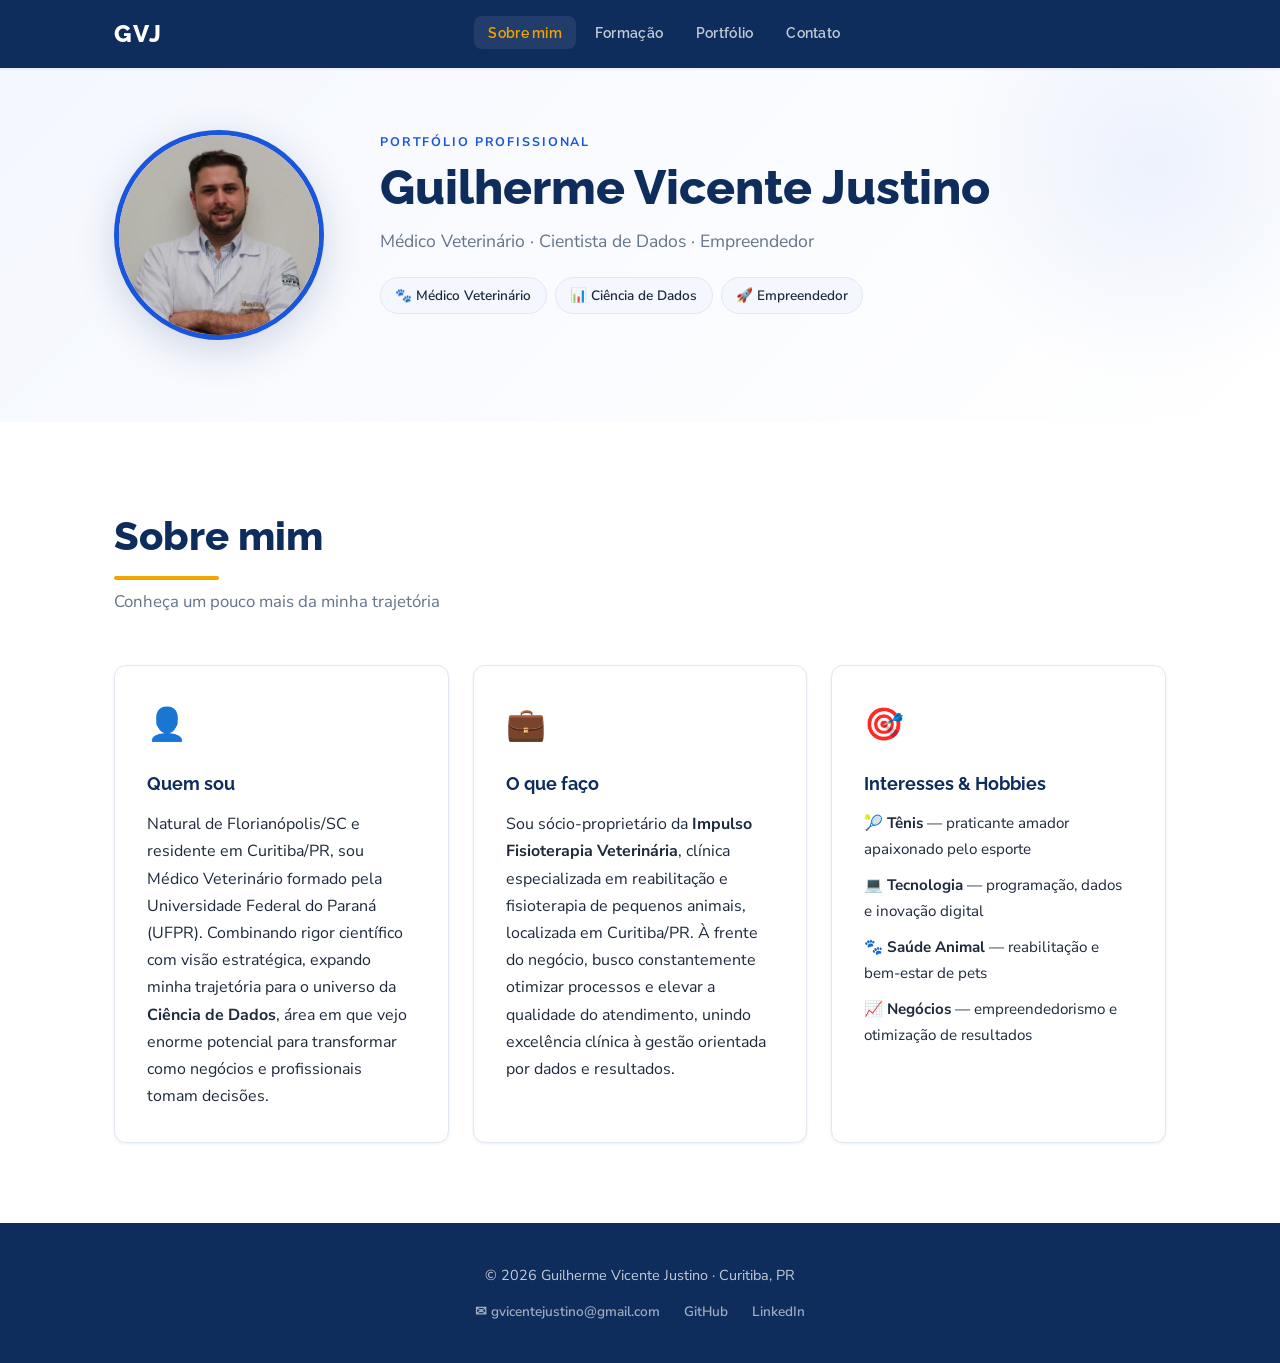
<file: index.html>
<!DOCTYPE html>
<html lang="pt-BR" data-theme="light">
<!--
  ================================================================
  PORTFÓLIO PESSOAL - Guilherme Vicente Justino
  Disciplina: Fundamentos da Programação Web - UNINTER
  RU: 5469817
  Arquivo: index.html (Sobre mim - página inicial)
  ================================================================
-->
<head>
  <meta charset="UTF-8" />
  <meta name="viewport" content="width=device-width, initial-scale=1.0" />
  <meta name="description" content="Portfólio de Guilherme Vicente Justino — Médico Veterinário, Cientista de Dados e Empreendedor em Curitiba, PR." />
  <title>Guilherme Vicente Justino | Sobre mim</title>

  <link rel="preconnect" href="https://fonts.googleapis.com" />
  <link rel="preconnect" href="https://fonts.gstatic.com" crossorigin />
  <link href="https://fonts.googleapis.com/css2?family=Raleway:wght@400;600;700;800;900&family=Nunito+Sans:ital,wght@0,300;0,400;0,600;0,700;1,400&display=swap" rel="stylesheet" />

  <link rel="stylesheet" href="css/style.css" />
</head>
<body>

  <!-- CABEÇALHO -->
  <header class="navbar" id="navbar" role="banner">
    <div class="nav-container">

      <!-- Logo  -->
      <a href="index.html" class="nav-logo" aria-label="Página inicial">GVJ</a>

      <!-- Menu principal de navegação entre páginas -->
      <ul class="nav-menu" id="navMenu" role="list">
        <li><a href="index.html"     class="nav-link active">Sobre mim</a></li>
        <li><a href="formacao.html"  class="nav-link">Formação</a></li>
        <li><a href="portfolio.html" class="nav-link">Portfólio</a></li>
        <li><a href="contato.html"   class="nav-link">Contato</a></li>
      </ul>

      <div class="nav-actions">
        <button class="hamburger" id="hamburger"
                aria-label="Abrir menu de navegação"
                aria-expanded="false"
                aria-controls="navMenu">
          <span></span>
          <span></span>
          <span></span>
        </button>
      </div>

    </div>
  </header>

  <div class="scroll-progress" id="scrollProgress" aria-hidden="true"></div>

  <section class="hero" aria-label="Apresentação pessoal">
    <div class="container">
      <div class="hero-content fade-in">

        <!-- Foto de perfil profissional -->
        <div class="hero-photo-wrapper">
          <img
            src="images/profile.jpg"
            alt="Foto de perfil de Guilherme Vicente Justino"
            class="hero-photo"
            width="210"
            height="210"
          />
        </div>

        <!-- Texto de apresentação -->
        <div class="hero-text">
          <span class="hero-eyebrow">Portfólio Profissional</span>

          <h1 class="hero-name">Guilherme Vicente Justino</h1>

          <!-- Tagline -->
          <p class="hero-tagline">Médico Veterinário · Cientista de Dados · Empreendedor</p>

          <div class="hero-badges" aria-label="Áreas de atuação">
            <span class="badge">🐾 Médico Veterinário</span>
            <span class="badge">📊 Ciência de Dados</span>
            <span class="badge">🚀 Empreendedor</span>
          </div>
        </div>

      </div>
    </div>
  </section>

  <!-- SEÇÃO SOBRE MIM  -->
  <main>
    <section class="section" id="sobre" aria-labelledby="titulo-sobre">
      <div class="container">

        <h2 class="section-title fade-in" id="titulo-sobre">Sobre mim</h2>
        <p class="section-subtitle fade-in">Conheça um pouco mais da minha trajetória</p>

        <!-- Grade de três cards informativos -->
        <div class="about-grid">

          <!-- Card 1: Quem sou -->
          <article class="card fade-in" aria-label="Apresentação pessoal">
            <div class="card-icon" aria-hidden="true">👤</div>
            <h3>Quem sou</h3>
            <p>
              Natural de Florianópolis/SC e residente em Curitiba/PR, sou Médico Veterinário
              formado pela Universidade Federal do Paraná (UFPR). Combinando rigor científico
              com visão estratégica, expando minha trajetória para o universo da
              <strong>Ciência de Dados</strong>, área em que vejo enorme potencial para
              transformar como negócios e profissionais tomam decisões.
            </p>
          </article>

          <!-- Card 2: O que faço -->
          <article class="card fade-in" aria-label="Atividade profissional atual">
            <div class="card-icon" aria-hidden="true">💼</div>
            <h3>O que faço</h3>
            <p>
              Sou sócio-proprietário da <strong>Impulso Fisioterapia Veterinária</strong>,
              clínica especializada em reabilitação e fisioterapia de pequenos animais,
              localizada em Curitiba/PR. À frente do negócio, busco constantemente
              otimizar processos e elevar a qualidade do atendimento, unindo excelência
              clínica à gestão orientada por dados e resultados.
            </p>
          </article>

          <!-- Card 3: Interesses e hobbies -->
          <article class="card fade-in" aria-label="Interesses e hobbies">
            <div class="card-icon" aria-hidden="true">🎯</div>
            <h3>Interesses & Hobbies</h3>
            <ul class="hobbies-list">
              <li>🎾 <strong>Tênis</strong> — praticante amador apaixonado pelo esporte</li>
              <li>💻 <strong>Tecnologia</strong> — programação, dados e inovação digital</li>
              <li>🐾 <strong>Saúde Animal</strong> — reabilitação e bem-estar de pets</li>
              <li>📈 <strong>Negócios</strong> — empreendedorismo e otimização de resultados</li>
            </ul>
          </article>

        </div>
      </div>
    </section>
  </main>

  <!-- RODAPÉ -->
  <footer class="footer" role="contentinfo">
    <div class="container">
      <!-- Ano atualizado automaticamente pelo JavaScript -->
      <p>© <span id="anoAtual"></span> Guilherme Vicente Justino · Curitiba, PR</p>
      <nav class="footer-links" aria-label="Links de contato">
        <a href="mailto:gvicentejustino@gmail.com"
           aria-label="Enviar e-mail">✉ gvicentejustino@gmail.com</a>
        <a href="https://github.com/guilherme-v-justino"
           target="_blank" rel="noopener noreferrer"
           aria-label="Perfil no GitHub">GitHub</a>
        <a href="https://www.linkedin.com/in/guilherme-vicente-justino-6b0780124"
           target="_blank" rel="noopener noreferrer"
           aria-label="Perfil no LinkedIn">LinkedIn</a>
      </nav>
    </div>
  </footer>

  <script src="js/script.js"></script>

</body>
</html>
</file>
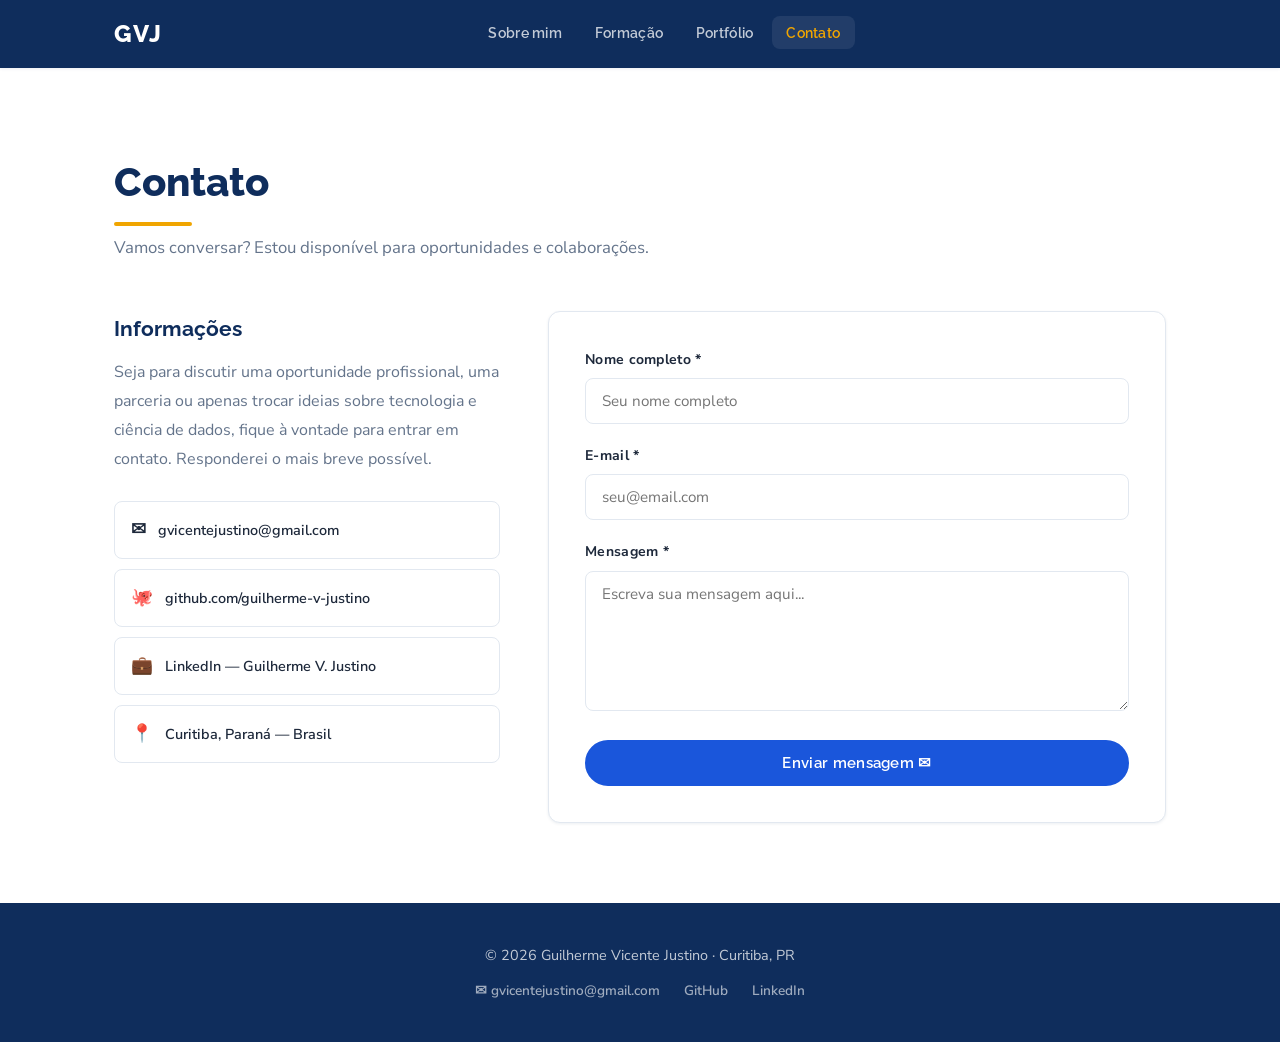
<file: contato.html>
<!DOCTYPE html>
<html lang="pt-BR" data-theme="light">
<!--
  ================================================================
  PORTFÓLIO PESSOAL - Guilherme Vicente Justino
  Disciplina: Fundamentos da Programação Web - UNINTER
  RU: 5469817
  Arquivo: contato.html (Formulário de contato com validação JS)
  ================================================================
-->
<head>
  <meta charset="UTF-8" />
  <meta name="viewport" content="width=device-width, initial-scale=1.0" />
  <meta name="description" content="Entre em contato com Guilherme Vicente Justino — formulário de contato com validação em JavaScript." />
  <title>Guilherme Vicente Justino | Contato</title>

  <!-- Encontrei fontes pelo Google Fonts-->
  <link rel="preconnect" href="https://fonts.googleapis.com" />
  <link rel="preconnect" href="https://fonts.gstatic.com" crossorigin />
  <link href="https://fonts.googleapis.com/css2?family=Raleway:wght@400;600;700;800;900&family=Nunito+Sans:ital,wght@0,300;0,400;0,600;0,700;1,400&display=swap" rel="stylesheet" />

  <link rel="stylesheet" href="css/style.css" />
</head>
<body>

  <header class="navbar" id="navbar" role="banner">
    <div class="nav-container">

      <a href="index.html" class="nav-logo" aria-label="Página inicial">GVJ</a>

      <ul class="nav-menu" id="navMenu" role="list">
        <li><a href="index.html"     class="nav-link">Sobre mim</a></li>
        <li><a href="formacao.html"  class="nav-link">Formação</a></li>
        <li><a href="portfolio.html" class="nav-link">Portfólio</a></li>
        <li><a href="contato.html"   class="nav-link active">Contato</a></li>
      </ul>

      <div class="nav-actions">
        <button class="hamburger" id="hamburger"
                aria-label="Abrir menu de navegação"
                aria-expanded="false"
                aria-controls="navMenu">
          <span></span>
          <span></span>
          <span></span>
        </button>
      </div>

    </div>
  </header>

  <div class="scroll-progress" id="scrollProgress" aria-hidden="true"></div>

  <!-- ==============================================================
    CONTEÚDO PRINCIPAL
  ============================================================== -->
  <main style="padding-top: 68px;">

    <section class="section" aria-labelledby="titulo-contato">
      <div class="container">

        <h2 class="section-title fade-in" id="titulo-contato">Contato</h2>
        <p class="section-subtitle fade-in">
          Vamos conversar? Estou disponível para oportunidades e colaborações.
        </p>

        <!-- Layout de duas colunas: info à esquerda, formulário à direita -->
        <div class="contact-grid fade-in">

          <!-- ── Coluna esquerda: informações e links rápidos ── -->
          <aside class="contact-info" aria-label="Informações de contato">
            <h3>Informações</h3>
            <p>
              Seja para discutir uma oportunidade profissional, uma parceria ou
              apenas trocar ideias sobre tecnologia e ciência de dados, fique
              à vontade para entrar em contato. Responderei o mais breve possível.
            </p>

            <!-- Links diretos de contato -->
            <div class="contact-links" role="list">

              <a href="mailto:gvicentejustino@gmail.com"
                 class="contact-link-item"
                 role="listitem"
                 aria-label="Enviar e-mail para gvicentejustino@gmail.com">
                <span class="link-icon" aria-hidden="true">✉</span>
                gvicentejustino@gmail.com
              </a>

              <a href="https://github.com/guilherme-v-justino"
                 class="contact-link-item"
                 target="_blank"
                 rel="noopener noreferrer"
                 role="listitem"
                 aria-label="Acessar perfil no GitHub (abre em nova aba)">
                <span class="link-icon" aria-hidden="true">🐙</span>
                github.com/guilherme-v-justino
              </a>

              <a href="https://www.linkedin.com/in/guilherme-vicente-justino-6b0780124"
                 class="contact-link-item"
                 target="_blank"
                 rel="noopener noreferrer"
                 role="listitem"
                 aria-label="Acessar perfil no LinkedIn (abre em nova aba)">
                <span class="link-icon" aria-hidden="true">💼</span>
                LinkedIn — Guilherme V. Justino
              </a>

              <a href="https://maps.google.com/?q=Curitiba,PR"
                 class="contact-link-item"
                 target="_blank"
                 rel="noopener noreferrer"
                 role="listitem"
                 aria-label="Localização: Curitiba, Paraná">
                <span class="link-icon" aria-hidden="true">📍</span>
                Curitiba, Paraná — Brasil
              </a>

            </div>
          </aside>

          <!-- ── Coluna direita: formulário de contato ─────── -->
          <!--
            IMPORTANTE: Todo o comportamento do formulário (validação,
            envio simulado e modal de confirmação) é controlado
            pelo JavaScript em js/script.js — sem backend real.
          -->
          <div class="contact-form" role="region" aria-label="Formulário de contato">
            <form id="contactForm" novalidate aria-label="Enviar mensagem">

              <!-- Campo: Nome completo -->
              <div class="form-group">
                <label for="nome">Nome completo *</label>
                <input
                  type="text"
                  id="nome"
                  name="nome"
                  class="form-control"
                  placeholder="Seu nome completo"
                  autocomplete="name"
                  required
                  aria-required="true"
                  aria-describedby="nomeError"
                />
                <!-- Mensagem de erro: exibida/ocultada pelo JavaScript -->
                <span class="error-msg" id="nomeError" role="alert" aria-live="polite"></span>
              </div>

              <!-- Campo: E-mail -->
              <div class="form-group">
                <label for="email">E-mail *</label>
                <input
                  type="email"
                  id="email"
                  name="email"
                  class="form-control"
                  placeholder="seu@email.com"
                  autocomplete="email"
                  required
                  aria-required="true"
                  aria-describedby="emailError"
                />
                <!-- Mensagem de erro: validação de formato feita pelo JavaScript -->
                <span class="error-msg" id="emailError" role="alert" aria-live="polite"></span>
              </div>

              <!-- Campo: Mensagem -->
              <div class="form-group">
                <label for="mensagem">Mensagem *</label>
                <textarea
                  id="mensagem"
                  name="mensagem"
                  class="form-control"
                  placeholder="Escreva sua mensagem aqui..."
                  rows="5"
                  required
                  aria-required="true"
                  aria-describedby="mensagemError"
                ></textarea>
                <!-- Mensagem de erro: exibida/ocultada pelo JavaScript -->
                <span class="error-msg" id="mensagemError" role="alert" aria-live="polite"></span>
              </div>

              <!-- Botão de envio -->
              <button type="submit" class="btn btn-primary" style="width: 100%;">
                Enviar mensagem ✉
              </button>

            </form>
          </div><!-- /contact-form -->

        </div><!-- /contact-grid -->

      </div>
    </section>

  </main>

  <!-- CONFIRMAÇÃO DE ENVIO -->
  <div class="modal-overlay" id="modalSuccess"
       role="dialog"
       aria-modal="true"
       aria-labelledby="modalTitle"
       aria-describedby="modalText">

    <div class="modal-box">
      <!-- Ícone de sucesso -->
      <div class="modal-icon" aria-hidden="true">✅</div>

      <h3 class="modal-title" id="modalTitle">Mensagem enviada!</h3>

      <p class="modal-text" id="modalText">
        Obrigado pelo contato, <strong>sua mensagem foi recebida com sucesso!</strong><br>
        Retornarei assim que possível.
      </p>

      <!-- Botão para fechar -->
      <button class="btn btn-primary"
              id="modalClose"
              aria-label="Fechar janela de confirmação">
        Fechar
      </button>
    </div>

  </div>

  <!-- RODAPÉ -->
  <footer class="footer" role="contentinfo">
    <div class="container">
      <p>© <span id="anoAtual"></span> Guilherme Vicente Justino · Curitiba, PR</p>
      <nav class="footer-links" aria-label="Links de contato">
        <a href="mailto:gvicentejustino@gmail.com"
           aria-label="Enviar e-mail">✉ gvicentejustino@gmail.com</a>
        <a href="https://github.com/guilherme-v-justino"
           target="_blank" rel="noopener noreferrer"
           aria-label="Perfil no GitHub">GitHub</a>
        <a href="https://www.linkedin.com/in/guilherme-vicente-justino-6b0780124"
           target="_blank" rel="noopener noreferrer"
           aria-label="Perfil no LinkedIn">LinkedIn</a>
      </nav>
    </div>
  </footer>

  <script src="js/script.js"></script>

</body>
</html>
</file>
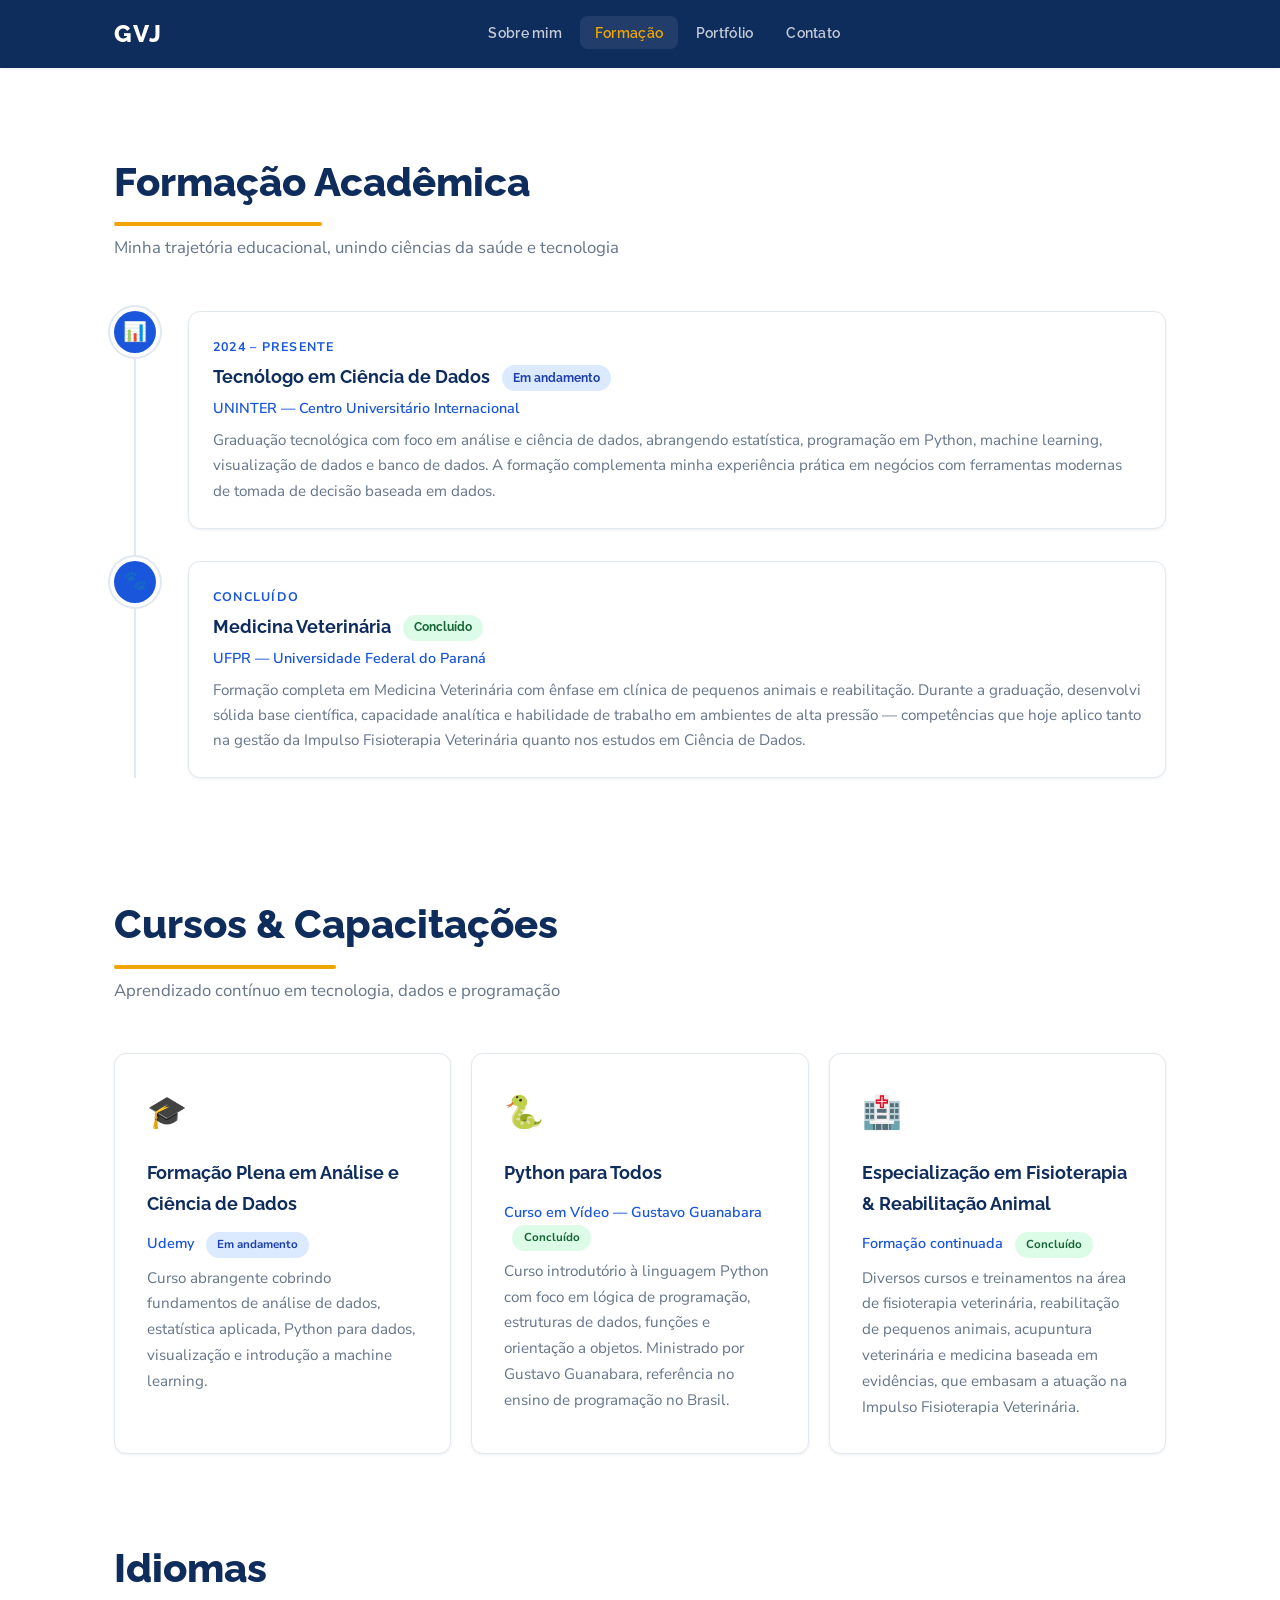
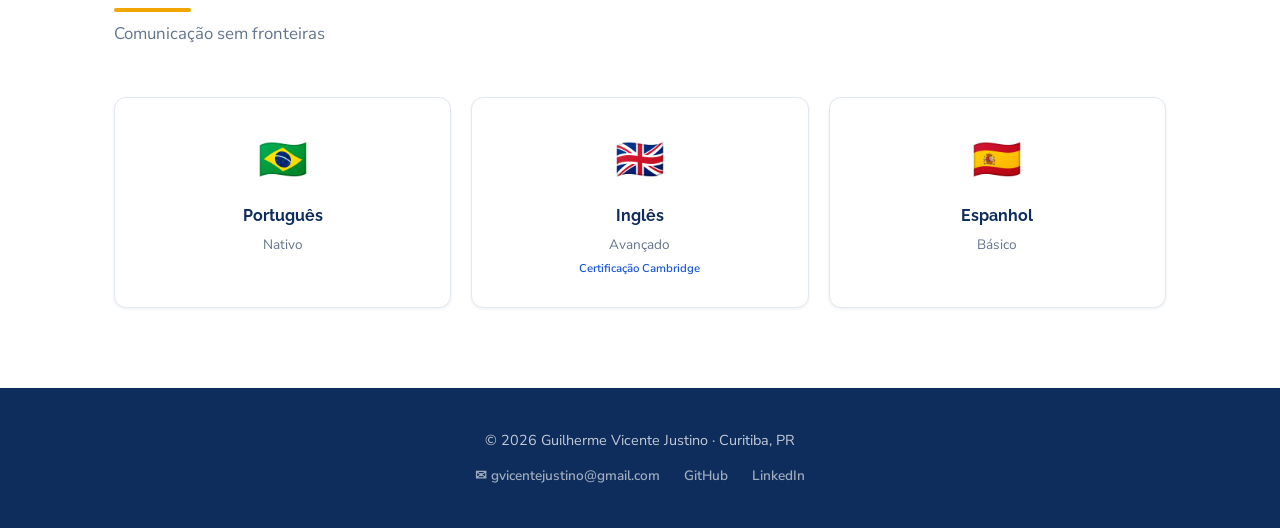
<file: formacao.html>
<!DOCTYPE html>
<html lang="pt-BR" data-theme="light">
<!--
  ================================================================
  PORTFÓLIO PESSOAL - Guilherme Vicente Justino
  Disciplina: Fundamentos da Programação Web - UNINTER
  RU: 5469817
  Arquivo: formacao.html (Formação acadêmica e cursos)
  ================================================================
-->
<head>
  <meta charset="UTF-8" />
  <meta name="viewport" content="width=device-width, initial-scale=1.0" />
  <meta name="description" content="Formação acadêmica e cursos de Guilherme Vicente Justino — Medicina Veterinária (UFPR) e Ciência de Dados (UNINTER)." />
  <title>Guilherme Vicente Justino | Formação</title>


  <link rel="preconnect" href="https://fonts.googleapis.com" />
  <link rel="preconnect" href="https://fonts.gstatic.com" crossorigin />
  <link href="https://fonts.googleapis.com/css2?family=Raleway:wght@400;600;700;800;900&family=Nunito+Sans:ital,wght@0,300;0,400;0,600;0,700;1,400&display=swap" rel="stylesheet" />

  <link rel="stylesheet" href="css/style.css" />
</head>
<body>

  <header class="navbar" id="navbar" role="banner">
    <div class="nav-container">

      <a href="index.html" class="nav-logo" aria-label="Página inicial">GVJ</a>

      <ul class="nav-menu" id="navMenu" role="list">
        <li><a href="index.html"     class="nav-link">Sobre mim</a></li>
        <li><a href="formacao.html"  class="nav-link active">Formação</a></li>
        <li><a href="portfolio.html" class="nav-link">Portfólio</a></li>
        <li><a href="contato.html"   class="nav-link">Contato</a></li>
      </ul>

      <div class="nav-actions">
        <button class="hamburger" id="hamburger"
                aria-label="Abrir menu de navegação"
                aria-expanded="false"
                aria-controls="navMenu">
          <span></span>
          <span></span>
          <span></span>
        </button>
      </div>

    </div>
  </header>

  <div class="scroll-progress" id="scrollProgress" aria-hidden="true"></div>

  <!-- CONTEÚDO PRINCIPAL -->
  <main style="padding-top: 68px;">

    <!-- ── Formação Acadêmica ─────────────────────────────────── -->
    <section class="section" aria-labelledby="titulo-academico">
      <div class="container">

        <h2 class="section-title fade-in" id="titulo-academico">Formação Acadêmica</h2>
        <p class="section-subtitle fade-in">
          Minha trajetória educacional, unindo ciências da saúde e tecnologia
        </p>

        <!-- Timeline vertical de formação -->
        <div class="timeline" role="list">

          <!-- Item 1: Ciência de Dados (mais recente) -->
          <div class="timeline-item fade-in" role="listitem">
            <div class="timeline-dot" aria-hidden="true">📊</div>
            <div class="timeline-content">
              <p class="timeline-period">2024 – Presente</p>
              <h3 class="timeline-title">
                Tecnólogo em Ciência de Dados
                <span class="tag tag-progress">Em andamento</span>
              </h3>
              <p class="timeline-institution">UNINTER — Centro Universitário Internacional</p>
              <p class="timeline-description">
                Graduação tecnológica com foco em análise e ciência de dados, abrangendo
                estatística, programação em Python, machine learning, visualização de dados
                e banco de dados. A formação complementa minha experiência prática em
                negócios com ferramentas modernas de tomada de decisão baseada em dados.
              </p>
            </div>
          </div>

          <!-- Item 2: Medicina Veterinária -->
          <div class="timeline-item fade-in" role="listitem">
            <div class="timeline-dot" aria-hidden="true">🐾</div>
            <div class="timeline-content">
              <p class="timeline-period">Concluído</p>
              <h3 class="timeline-title">
                Medicina Veterinária
                <span class="tag tag-done">Concluído</span>
              </h3>
              <p class="timeline-institution">UFPR — Universidade Federal do Paraná</p>
              <p class="timeline-description">
                Formação completa em Medicina Veterinária com ênfase em clínica de pequenos
                animais e reabilitação. Durante a graduação, desenvolvi sólida base científica,
                capacidade analítica e habilidade de trabalho em ambientes de alta pressão —
                competências que hoje aplico tanto na gestão da Impulso Fisioterapia
                Veterinária quanto nos estudos em Ciência de Dados.
              </p>
            </div>
          </div>

        </div>
      </div>
    </section>

    <!-- Cursos e Capacitações -->
    <section class="section" style="padding-top: 0;" aria-labelledby="titulo-cursos">
      <div class="container">

        <h2 class="section-title fade-in" id="titulo-cursos">Cursos & Capacitações</h2>
        <p class="section-subtitle fade-in">
          Aprendizado contínuo em tecnologia, dados e programação
        </p>

        <!-- Grade de cards de cursos -->
        <div class="courses-grid">

          <!-- Curso 1: Udemy - Análise e Ciência de Dados -->
          <article class="card fade-in" aria-label="Curso de Análise e Ciência de Dados">
            <div class="card-icon" aria-hidden="true">🎓</div>
            <h3>Formação Plena em Análise e Ciência de Dados</h3>
            <p style="color: var(--color-secondary); font-weight: 600; font-size: 0.9rem; margin-bottom: 0.5rem;">
              Udemy <span class="tag tag-progress">Em andamento</span>
            </p>
            <p style="color: var(--color-muted); font-size: 0.95rem;">
              Curso abrangente cobrindo fundamentos de análise de dados, estatística aplicada,
              Python para dados, visualização e introdução a machine learning.
            </p>
          </article>

          <!-- Curso 2: Python - Gustavo Guanabara -->
          <article class="card fade-in" aria-label="Curso de Python do Gustavo Guanabara">
            <div class="card-icon" aria-hidden="true">🐍</div>
            <h3>Python para Todos</h3>
            <p style="color: var(--color-secondary); font-weight: 600; font-size: 0.9rem; margin-bottom: 0.5rem;">
              Curso em Vídeo — Gustavo Guanabara <span class="tag tag-done">Concluído</span>
            </p>
            <p style="color: var(--color-muted); font-size: 0.95rem;">
              Curso introdutório à linguagem Python com foco em lógica de programação,
              estruturas de dados, funções e orientação a objetos.
              Ministrado por Gustavo Guanabara, referência no ensino de programação no Brasil.
            </p>
          </article>

          <!-- Curso 3: Medicina Veterinária -->
          <article class="card fade-in" aria-label="Cursos na área de Medicina Veterinária">
            <div class="card-icon" aria-hidden="true">🏥</div>
            <h3>Especialização em Fisioterapia & Reabilitação Animal</h3>
            <p style="color: var(--color-secondary); font-weight: 600; font-size: 0.9rem; margin-bottom: 0.5rem;">
              Formação continuada <span class="tag tag-done">Concluído</span>
            </p>
            <p style="color: var(--color-muted); font-size: 0.95rem;">
              Diversos cursos e treinamentos na área de fisioterapia veterinária, reabilitação
              de pequenos animais, acupuntura veterinária e medicina baseada em evidências,
              que embasam a atuação na Impulso Fisioterapia Veterinária.
            </p>
          </article>

        </div>
      </div>
    </section>

    <!-- ── Idiomas ─────────────────────────────────────────────── -->
    <section class="section" style="padding-top: 0;" aria-labelledby="titulo-idiomas">
      <div class="container">

        <h2 class="section-title fade-in" id="titulo-idiomas">Idiomas</h2>
        <p class="section-subtitle fade-in">Comunicação sem fronteiras</p>

        <div class="language-cards">

          <!-- Português -->
          <article class="language-card fade-in" aria-label="Português Nativo">
            <div class="language-flag" aria-hidden="true">🇧🇷</div>
            <p class="language-name">Português</p>
            <p class="language-level">Nativo</p>
          </article>

          <!-- Inglês -->
          <article class="language-card fade-in" aria-label="Inglês Avançado com certificação Cambridge">
            <div class="language-flag" aria-hidden="true">🇬🇧</div>
            <p class="language-name">Inglês</p>
            <p class="language-level">
              Avançado<br>
              <small style="color: var(--color-secondary); font-weight: 600;">
                Certificação Cambridge
              </small>
            </p>
          </article>

          <!-- Espanhol -->
          <article class="language-card fade-in" aria-label="Espanhol - Nível básico">
            <div class="language-flag" aria-hidden="true">🇪🇸</div>
            <p class="language-name">Espanhol</p>
            <p class="language-level">Básico</p>
          </article>

        </div>
      </div>
    </section>

  </main>

  <!-- RODAPÉ -->
  <footer class="footer" role="contentinfo">
    <div class="container">
      <p>© <span id="anoAtual"></span> Guilherme Vicente Justino · Curitiba, PR</p>
      <nav class="footer-links" aria-label="Links de contato">
        <a href="mailto:gvicentejustino@gmail.com"
           aria-label="Enviar e-mail">✉ gvicentejustino@gmail.com</a>
        <a href="https://github.com/guilherme-v-justino"
           target="_blank" rel="noopener noreferrer"
           aria-label="Perfil no GitHub">GitHub</a>
        <a href="https://www.linkedin.com/in/guilherme-vicente-justino-6b0780124"
           target="_blank" rel="noopener noreferrer"
           aria-label="Perfil no LinkedIn">LinkedIn</a>
      </nav>
    </div>
  </footer>

  <script src="js/script.js"></script>

</body>
</html>
</file>
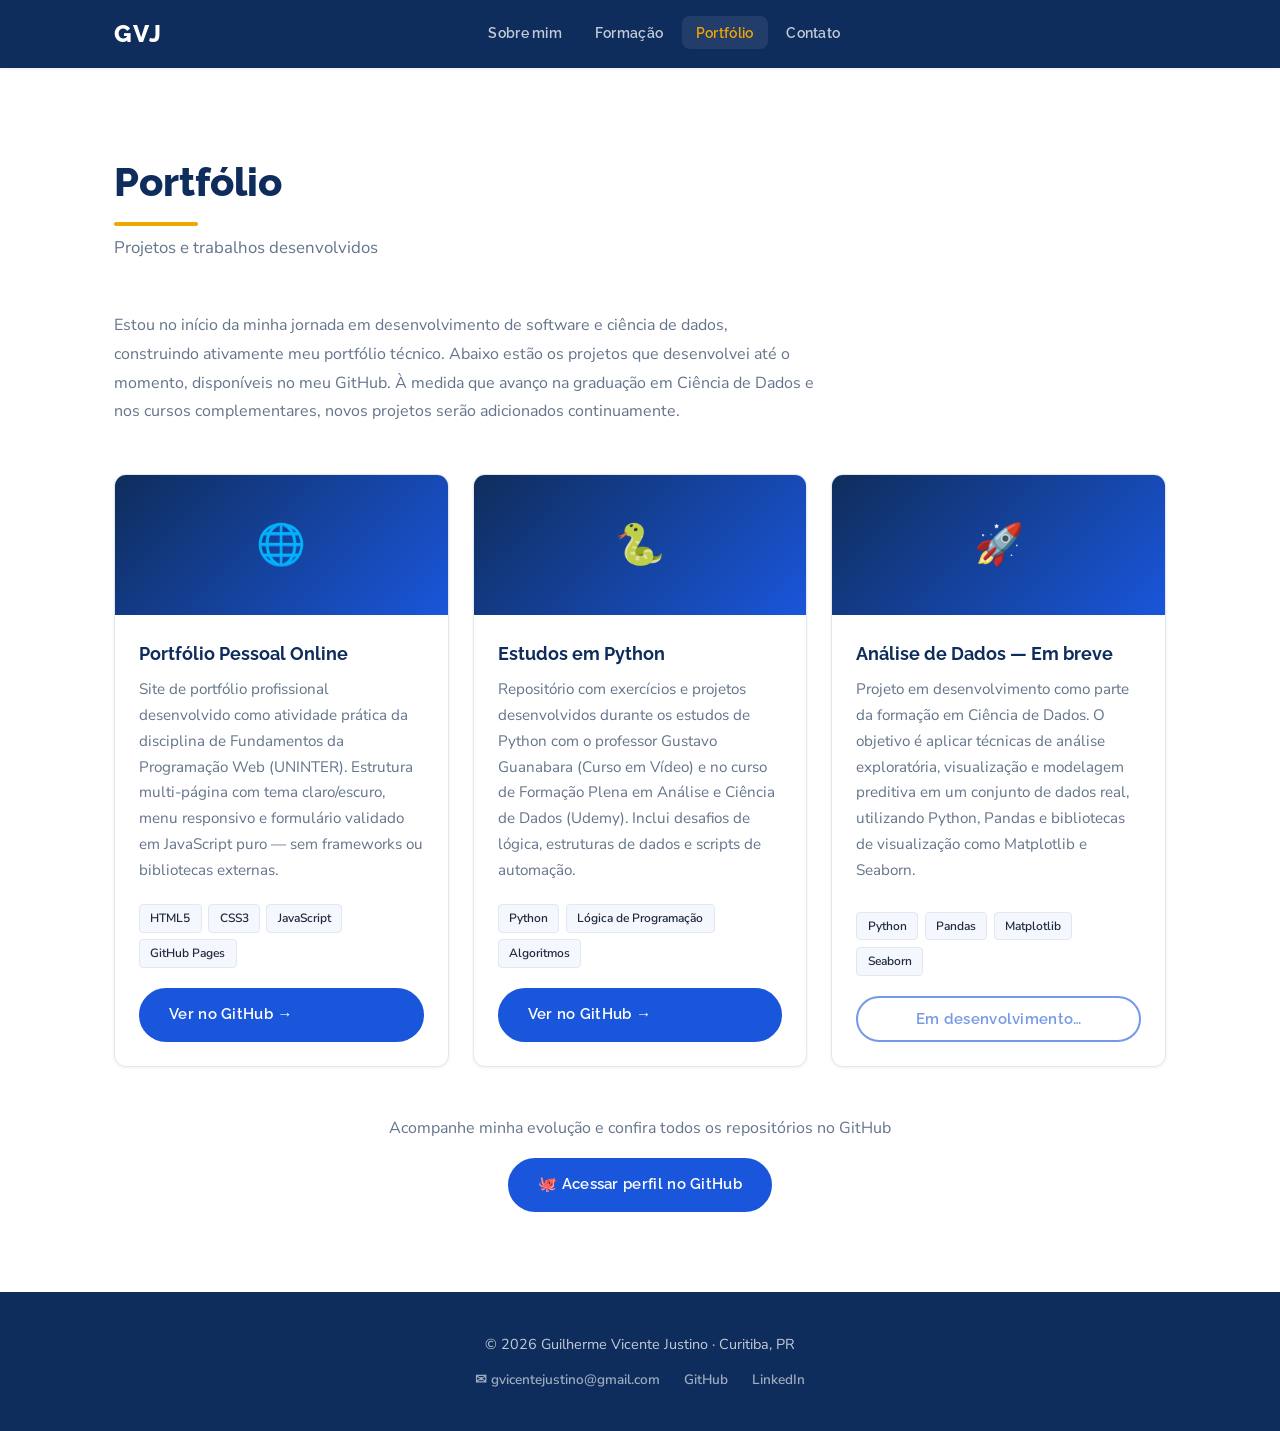
<file: portfolio.html>
<!DOCTYPE html>
<html lang="pt-BR" data-theme="light">
<!--
  ================================================================
  PORTFÓLIO PESSOAL - Guilherme Vicente Justino
  Disciplina: Fundamentos da Programação Web - UNINTER
  RU: 5469817
  Arquivo: portfolio.html (Portfólio de trabalhos e projetos)
  ================================================================
-->
<head>
  <meta charset="UTF-8" />
  <meta name="viewport" content="width=device-width, initial-scale=1.0" />
  <meta name="description" content="Portfólio de projetos de Guilherme Vicente Justino — projetos em Ciência de Dados, programação e tecnologia." />
  <title>Guilherme Vicente Justino | Portfólio</title>

  <link rel="preconnect" href="https://fonts.googleapis.com" />
  <link rel="preconnect" href="https://fonts.gstatic.com" crossorigin />
  <link href="https://fonts.googleapis.com/css2?family=Raleway:wght@400;600;700;800;900&family=Nunito+Sans:ital,wght@0,300;0,400;0,600;0,700;1,400&display=swap" rel="stylesheet" />

  <link rel="stylesheet" href="css/style.css" />
</head>
<body>

  <header class="navbar" id="navbar" role="banner">
    <div class="nav-container">

      <a href="index.html" class="nav-logo" aria-label="Página inicial">GVJ</a>

      <ul class="nav-menu" id="navMenu" role="list">
        <li><a href="index.html"     class="nav-link">Sobre mim</a></li>
        <li><a href="formacao.html"  class="nav-link">Formação</a></li>
        <li><a href="portfolio.html" class="nav-link active">Portfólio</a></li>
        <li><a href="contato.html"   class="nav-link">Contato</a></li>
      </ul>

      <div class="nav-actions">
        <button class="hamburger" id="hamburger"
                aria-label="Abrir menu de navegação"
                aria-expanded="false"
                aria-controls="navMenu">
          <span></span>
          <span></span>
          <span></span>
        </button>
      </div>

    </div>
  </header>

  <div class="scroll-progress" id="scrollProgress" aria-hidden="true"></div>

  <!-- CONTEÚDO PRINCIPAL -->
  <main style="padding-top: 68px;">

    <!-- Portfólio de Projetos -->
    <section class="section" aria-labelledby="titulo-portfolio">
      <div class="container">

        <h2 class="section-title fade-in" id="titulo-portfolio">Portfólio</h2>
        <p class="section-subtitle fade-in">Projetos e trabalhos desenvolvidos</p>

        <!-- Texto de apresentação do portfólio -->
        <p class="portfolio-intro fade-in">
          Estou no início da minha jornada em desenvolvimento de software e ciência de dados,
          construindo ativamente meu portfólio técnico. Abaixo estão os projetos que
          desenvolvei até o momento, disponíveis no meu GitHub. À medida que avanço na
          graduação em Ciência de Dados e nos cursos complementares, novos projetos serão
          adicionados continuamente.
        </p>

        <!-- Grade de cards de projetos -->
        <div class="portfolio-grid">

          <!-- Card 1: Este portfólio -->
          <article class="portfolio-card fade-in" aria-label="Projeto: Portfólio Pessoal">
            <!-- Cabeçalho colorido com ícone representativo -->
            <div class="portfolio-card-header" aria-hidden="true">🌐</div>
            <div class="portfolio-card-body">
              <h3>Portfólio Pessoal Online</h3>
              <p>
                Site de portfólio profissional desenvolvido como atividade prática
                da disciplina de Fundamentos da Programação Web (UNINTER). Estrutura
                multi-página com tema claro/escuro, menu responsivo e formulário
                validado em JavaScript puro — sem frameworks ou bibliotecas externas.
              </p>
              <!-- Tags das tecnologias utilizadas -->
              <div class="portfolio-tags" aria-label="Tecnologias utilizadas">
                <span class="tech-tag">HTML5</span>
                <span class="tech-tag">CSS3</span>
                <span class="tech-tag">JavaScript</span>
                <span class="tech-tag">GitHub Pages</span>
              </div>
              <!-- Link para o repositório do projeto -->
              <a href="https://github.com/guilherme-v-justino"
                 class="btn btn-primary"
                 target="_blank"
                 rel="noopener noreferrer"
                 aria-label="Ver código-fonte do portfólio no GitHub">
                Ver no GitHub →
              </a>
            </div>
          </article>

          <!-- Card 2: Estudos de Python -->
          <article class="portfolio-card fade-in" aria-label="Projeto: Estudos em Python">
            <div class="portfolio-card-header" aria-hidden="true">🐍</div>
            <div class="portfolio-card-body">
              <h3>Estudos em Python</h3>
              <p>
                Repositório com exercícios e projetos desenvolvidos durante os estudos
                de Python com o professor Gustavo Guanabara (Curso em Vídeo) e no
                curso de Formação Plena em Análise e Ciência de Dados (Udemy).
                Inclui desafios de lógica, estruturas de dados e scripts de automação.
              </p>
              <div class="portfolio-tags" aria-label="Tecnologias utilizadas">
                <span class="tech-tag">Python</span>
                <span class="tech-tag">Lógica de Programação</span>
                <span class="tech-tag">Algoritmos</span>
              </div>
              <a href="https://github.com/guilherme-v-justino"
                 class="btn btn-primary"
                 target="_blank"
                 rel="noopener noreferrer"
                 aria-label="Ver repositório de Python no GitHub">
                Ver no GitHub →
              </a>
            </div>
          </article>

          <!-- Card 3: Em construção / Próximos projetos -->
          <article class="portfolio-card fade-in" aria-label="Próximos projetos em desenvolvimento">
            <div class="portfolio-card-header" aria-hidden="true">🚀</div>
            <div class="portfolio-card-body">
              <h3>Análise de Dados — Em breve</h3>
              <p>
                Projeto em desenvolvimento como parte da formação em Ciência de Dados.
                O objetivo é aplicar técnicas de análise exploratória, visualização e
                modelagem preditiva em um conjunto de dados real, utilizando Python,
                Pandas e bibliotecas de visualização como Matplotlib e Seaborn.
              </p>
              <div class="portfolio-tags" aria-label="Tecnologias previstas">
                <span class="tech-tag">Python</span>
                <span class="tech-tag">Pandas</span>
                <span class="tech-tag">Matplotlib</span>
                <span class="tech-tag">Seaborn</span>
              </div>
              <!-- Projeto ainda não publicado -->
              <button class="btn btn-outline"
                      disabled
                      aria-label="Projeto em desenvolvimento, ainda não disponível"
                      style="cursor: not-allowed; opacity: 0.6;">
                Em desenvolvimento…
              </button>
            </div>
          </article>

        </div><!-- /portfolio-grid -->

        <!-- Link direto para o perfil GitHub -->
        <div style="text-align: center; margin-top: 3rem;" class="fade-in">
          <p style="color: var(--color-muted); margin-bottom: 1rem;">
            Acompanhe minha evolução e confira todos os repositórios no GitHub
          </p>
          <a href="https://github.com/guilherme-v-justino"
             class="btn btn-primary"
             target="_blank"
             rel="noopener noreferrer"
             aria-label="Ver perfil completo no GitHub">
            🐙 Acessar perfil no GitHub
          </a>
        </div>

      </div>
    </section>

  </main>

  <!--RODAPÉ -->
  <footer class="footer" role="contentinfo">
    <div class="container">
      <p>© <span id="anoAtual"></span> Guilherme Vicente Justino · Curitiba, PR</p>
      <nav class="footer-links" aria-label="Links de contato">
        <a href="mailto:gvicentejustino@gmail.com"
           aria-label="Enviar e-mail">✉ gvicentejustino@gmail.com</a>
        <a href="https://github.com/guilherme-v-justino"
           target="_blank" rel="noopener noreferrer"
           aria-label="Perfil no GitHub">GitHub</a>
        <a href="https://www.linkedin.com/in/guilherme-vicente-justino-6b0780124"
           target="_blank" rel="noopener noreferrer"
           aria-label="Perfil no LinkedIn">LinkedIn</a>
      </nav>
    </div>
  </footer>

  <script src="js/script.js"></script>

</body>
</html>
</file>
<file: css/style.css>
/* ================================================================
   PORTFÓLIO PESSOAL - Guilherme Vicente Justino
   Disciplina: Fundamentos da Programação Web - UNINTER
   RU: 5469817
   Arquivo: css/style.css
================================================================ */

:root {
  /* Paleta de cores */
  --color-primary:   #0f2d5c;   /* Azul marinho profundo - identidade */
  --color-secondary: #1a56db;   /* Azul corporativo - links e destaques */
  --color-accent:    #f0a500;   /* Âmbar/dourado - hover e detalhes */

  /* Superfícies e fundos */
  --color-bg:        #ffffff;
  --color-surface:   #f4f7fe;
  --color-card-bg:   #ffffff;

  /* Texto */
  --color-text:      #1e293b;
  --color-muted:     #64748b;

  /* Bordas e sombras */
  --color-border:    #e2e8f0;
  --shadow-sm:       0 1px 3px rgba(15, 45, 92, 0.08);
  --shadow-md:       0 4px 20px rgba(15, 45, 92, 0.12);
  --shadow-lg:       0 10px 40px rgba(15, 45, 92, 0.18);

  /* Navegação */
  --nav-bg:          #0f2d5c;
  --nav-text:        #ffffff;

  /* Utilitários */
  --radius:          12px;
  --radius-sm:       8px;
  --transition:      0.3s ease;

  /* Fontes importadas do Google Fonts */
  --font-heading: 'Raleway', sans-serif;
  --font-body:    'Nunito Sans', sans-serif;
}

*, *::before, *::after {
  box-sizing: border-box;
  margin: 0;
  padding: 0;
}

html {
  scroll-behavior: smooth;  /* Rolagem suave para âncoras */
  font-size: 16px;
}

body {
  font-family: var(--font-body);
  background-color: var(--color-bg);
  color: var(--color-text);
  line-height: 1.7;
  transition: background-color var(--transition), color var(--transition);
}

img  { max-width: 100%; display: block; }
ul   { list-style: none; }

a {
  color: var(--color-secondary);
  text-decoration: none;
  transition: color var(--transition);
}
a:hover { color: var(--color-accent); }

/* UTILITÁRIOS GLOBAIS */

/* Limita a largura máxima e centraliza o conteúdo */
.container {
  max-width: 1100px;
  margin: 0 auto;
  padding: 0 1.5rem;
}

/* Espaçamento padrão das seções */
.section { padding: 5rem 0; }

/* Título de seção */
.section-title {
  font-family: var(--font-heading);
  font-size: clamp(1.8rem, 4vw, 2.5rem);
  font-weight: 800;
  color: var(--color-primary);
  margin-bottom: 0.5rem;
  display: inline-block;
}

/* Barra decorativa abaixo do título */
.section-title::after {
  content: '';
  display: block;
  width: 50%;
  height: 4px;
  background: var(--color-accent);
  border-radius: 2px;
  margin-top: 0.4rem;
}

.section-subtitle {
  color: var(--color-muted);
  margin-bottom: 3rem;
  font-size: 1.05rem;
}

/* BOTÕES */
.btn {
  display: inline-block;
  padding: 0.75rem 1.75rem;
  border-radius: 50px;
  font-family: var(--font-heading);
  font-weight: 600;
  font-size: 0.95rem;
  cursor: pointer;
  transition: all var(--transition);
  border: 2px solid transparent;
  letter-spacing: 0.02em;
}

/* Botão primário */
.btn-primary {
  background: var(--color-secondary);
  color: #fff;
  border-color: var(--color-secondary);
}
.btn-primary:hover {
  background: var(--color-primary);
  border-color: var(--color-primary);
  color: #fff;
  transform: translateY(-2px);
  box-shadow: var(--shadow-md);
}

/* Botão secundário*/
.btn-outline {
  background: transparent;
  color: var(--color-secondary);
  border-color: var(--color-secondary);
}
.btn-outline:hover {
  background: var(--color-secondary);
  color: #fff;
  transform: translateY(-2px);
}

.navbar {
  position: fixed;
  top: 0;
  left: 0;
  right: 0;
  z-index: 1000;
  background: var(--nav-bg);
  box-shadow: var(--shadow-sm);
  transition: box-shadow var(--transition);
}

/* Sombra mais intensa quando a página é rolada */
.navbar.scrolled { box-shadow: var(--shadow-lg); }

.nav-container {
  max-width: 1100px;
  margin: 0 auto;
  padding: 0 1.5rem;
  height: 68px;
  display: flex;
  align-items: center;
  justify-content: space-between;
  gap: 2rem;
}

/* Logo */
.nav-logo {
  font-family: var(--font-heading);
  font-size: 1.5rem;
  font-weight: 800;
  color: #fff;
  letter-spacing: 0.08em;
  flex-shrink: 0;
}
.nav-logo:hover { color: var(--color-accent); }

/* Lista de links de navegação */
.nav-menu {
  display: flex;
  align-items: center;
  gap: 0.25rem;
}

.nav-link {
  font-family: var(--font-heading);
  font-weight: 600;
  font-size: 0.9rem;
  color: rgba(255, 255, 255, 0.75);
  padding: 0.5rem 0.9rem;
  border-radius: var(--radius-sm);
  letter-spacing: 0.02em;
  transition: all var(--transition);
}
.nav-link:hover { color: #fff; background: rgba(255,255,255,0.12); }

/* Destaca o link da página atual */
.nav-link.active { color: var(--color-accent); background: rgba(255,255,255,0.08); }

/* Grupo de botões à direita da navbar */
.nav-actions {
  display: flex;
  align-items: center;
  gap: 0.5rem;
  flex-shrink: 0;
}

.hamburger {
  display: none;
  flex-direction: column;
  justify-content: center;
  gap: 5px;
  width: 38px;
  height: 38px;
  background: rgba(255,255,255,0.12);
  border: 1px solid rgba(255,255,255,0.2);
  border-radius: var(--radius-sm);
  cursor: pointer;
  padding: 8px;
  transition: background var(--transition);
}

.hamburger span {
  display: block;
  height: 2px;
  background: #fff;
  border-radius: 2px;
  transition: all var(--transition);
}

.hamburger.open span:nth-child(1) { transform: translateY(7px) rotate(45deg); }
.hamburger.open span:nth-child(2) { opacity: 0; transform: scaleX(0); }
.hamburger.open span:nth-child(3) { transform: translateY(-7px) rotate(-45deg); }

/* BARRA DE PROGRESSO DE SCROLL */
.scroll-progress {
  position: fixed;
  top: 68px;          /* Fica logo abaixo do navbar */
  left: 0;
  height: 3px;
  background: var(--color-accent);
  z-index: 999;
  width: 0%;          /* Controlada pelo JavaScript */
  transition: width 0.1s linear;
}

.hero {
  padding: 8rem 0 5rem;
  background: linear-gradient(135deg, var(--color-surface) 0%, var(--color-bg) 100%);
  position: relative;
  overflow: hidden;
}

/* Círculo decorativo no fundo */
.hero::before {
  content: '';
  position: absolute;
  top: -60px;
  right: -100px;
  width: 450px;
  height: 450px;
  border-radius: 50%;
  background: radial-gradient(circle, rgba(26,86,219,0.07) 0%, transparent 70%);
  pointer-events: none;
}

.hero-content {
  display: flex;
  align-items: center;
  gap: 3.5rem;
}

/* Container da foto de perfil */
.hero-photo-wrapper {
  flex-shrink: 0;
  position: relative;
}

.hero-photo {
  width: 210px;
  height: 210px;
  border-radius: 50%;
  object-fit: cover;
  object-position: top center;
  border: 5px solid var(--color-secondary);
  box-shadow: var(--shadow-lg);
}


/* Texto introdutório acima do nome */
.hero-eyebrow {
  display: inline-block;
  font-size: 0.78rem;
  font-weight: 700;
  letter-spacing: 0.15em;
  text-transform: uppercase;
  color: var(--color-secondary);
  margin-bottom: 0.5rem;
}

.hero-name {
  font-family: var(--font-heading);
  font-size: clamp(2rem, 5vw, 3rem);
  font-weight: 800;
  color: var(--color-primary);
  line-height: 1.15;
  margin-bottom: 0.75rem;
}
[data-theme="dark"] .hero-name { color: var(--color-text); }

.hero-tagline {
  font-size: 1.1rem;
  color: var(--color-muted);
  margin-bottom: 1.25rem;
}

.hero-badges {
  display: flex;
  flex-wrap: wrap;
  gap: 0.5rem;
  margin-bottom: 1.75rem;
}

.badge {
  background: var(--color-surface);
  border: 1px solid var(--color-border);
  color: var(--color-text);
  font-size: 0.85rem;
  font-weight: 600;
  padding: 0.35rem 0.9rem;
  border-radius: 50px;
  transition: all var(--transition);
}
.badge:hover {
  background: var(--color-secondary);
  color: #fff;
  border-color: var(--color-secondary);
  transform: translateY(-2px);
}

/* Botões de ação */
.hero-actions {
  display: flex;
  gap: 1rem;
  flex-wrap: wrap;
}

/* CARDS */
.card {
  background: var(--color-card-bg);
  border: 1px solid var(--color-border);
  border-radius: var(--radius);
  padding: 2rem;
  box-shadow: var(--shadow-sm);
  transition: transform var(--transition), box-shadow var(--transition);
}
.card:hover {
  transform: translateY(-4px);
  box-shadow: var(--shadow-md);
}

.card-icon { font-size: 2rem; margin-bottom: 1rem; }

.card h3 {
  font-family: var(--font-heading);
  font-size: 1.15rem;
  font-weight: 700;
  color: var(--color-primary);
  margin-bottom: 0.75rem;
}
[data-theme="dark"] .card h3 { color: var(--color-text); }

/* Grade de 3 colunas para os cards "Sobre mim" */
.about-grid {
  display: grid;
  grid-template-columns: repeat(auto-fit, minmax(280px, 1fr));
  gap: 1.5rem;
}

/* Lista dentro do card de hobbies */
.hobbies-list {
  display: flex;
  flex-direction: column;
  gap: 0.65rem;
}
.hobbies-list li { font-size: 0.95rem; }

/* TIMELINE DE FORMAÇÃO */
.timeline {
  position: relative;
  padding-left: 0;
}

.timeline::before {
  content: '';
  position: absolute;
  left: 20px;
  top: 0;
  bottom: 0;
  width: 2px;
  background: var(--color-border);
}

.timeline-item {
  display: flex;
  gap: 2rem;
  margin-bottom: 2rem;
  position: relative;
}

.timeline-dot {
  flex-shrink: 0;
  width: 42px;
  height: 42px;
  border-radius: 50%;
  background: var(--color-secondary);
  color: #fff;
  display: flex;
  align-items: center;
  justify-content: center;
  font-size: 1.2rem;
  box-shadow: 0 0 0 4px var(--color-bg), 0 0 0 6px var(--color-border);
  z-index: 1;
  position: relative;
  transition: background var(--transition);
}
.timeline-item:hover .timeline-dot { background: var(--color-accent); }

/* Conteúdo de cada item da timeline */
.timeline-content {
  background: var(--color-card-bg);
  border: 1px solid var(--color-border);
  border-radius: var(--radius);
  padding: 1.5rem;
  flex: 1;
  box-shadow: var(--shadow-sm);
  transition: transform var(--transition), box-shadow var(--transition);
}
.timeline-content:hover {
  transform: translateY(-2px);
  box-shadow: var(--shadow-md);
}

.timeline-period {
  font-size: 0.78rem;
  font-weight: 700;
  letter-spacing: 0.1em;
  text-transform: uppercase;
  color: var(--color-secondary);
  margin-bottom: 0.3rem;
}

.timeline-title {
  font-family: var(--font-heading);
  font-size: 1.1rem;
  font-weight: 700;
  color: var(--color-primary);
  margin-bottom: 0.25rem;
}
[data-theme="dark"] .timeline-title { color: var(--color-text); }

.timeline-institution {
  font-size: 0.9rem;
  color: var(--color-secondary);
  font-weight: 600;
  margin-bottom: 0.5rem;
}

.timeline-description {
  font-size: 0.95rem;
  color: var(--color-muted);
  line-height: 1.65;
}

.tag {
  display: inline-block;
  font-size: 0.72rem;
  font-weight: 700;
  padding: 0.2rem 0.7rem;
  border-radius: 50px;
  margin-left: 0.5rem;
  vertical-align: middle;
}
.tag-done     { background: #dcfce7; color: #166534; }
.tag-progress { background: #dbeafe; color: #1e40af; }

[data-theme="dark"] .tag-done     { background: #14532d; color: #86efac; }
[data-theme="dark"] .tag-progress { background: #1e3a5f; color: #93c5fd; }

/* Grade de cursos livres */
.courses-grid {
  display: grid;
  grid-template-columns: repeat(auto-fit, minmax(240px, 1fr));
  gap: 1.25rem;
}

/* Cards de idioma */
.language-cards {
  display: flex;
  flex-wrap: wrap;
  gap: 1.25rem;
}

.language-card {
  background: var(--color-card-bg);
  border: 1px solid var(--color-border);
  border-radius: var(--radius);
  padding: 1.75rem 2rem;
  text-align: center;
  flex: 1;
  min-width: 160px;
  box-shadow: var(--shadow-sm);
  transition: transform var(--transition), box-shadow var(--transition);
}
.language-card:hover {
  transform: translateY(-3px);
  box-shadow: var(--shadow-md);
}

.language-flag { font-size: 2.5rem; margin-bottom: 0.5rem; }

.language-name {
  font-family: var(--font-heading);
  font-weight: 700;
  color: var(--color-primary);
  margin-bottom: 0.25rem;
}
[data-theme="dark"] .language-name { color: var(--color-text); }

.language-level { font-size: 0.85rem; color: var(--color-muted); }

/* CARDS DE PORTFÓLIO */
.portfolio-intro {
  max-width: 700px;
  color: var(--color-muted);
  line-height: 1.8;
  margin-bottom: 3rem;
}

.portfolio-grid {
  display: grid;
  grid-template-columns: repeat(auto-fit, minmax(300px, 1fr));
  gap: 1.5rem;
}

/* Card de projeto */
.portfolio-card {
  background: var(--color-card-bg);
  border: 1px solid var(--color-border);
  border-radius: var(--radius);
  overflow: hidden;
  box-shadow: var(--shadow-sm);
  transition: transform var(--transition), box-shadow var(--transition);
  display: flex;
  flex-direction: column;
}
.portfolio-card:hover {
  transform: translateY(-5px);
  box-shadow: var(--shadow-md);
}

/* Cabeçalho colorido do card */
.portfolio-card-header {
  background: linear-gradient(135deg, var(--color-primary), var(--color-secondary));
  color: #fff;
  padding: 2.25rem 1.5rem;
  font-size: 2.5rem;
  text-align: center;
}

.portfolio-card-body {
  padding: 1.5rem;
  flex: 1;
  display: flex;
  flex-direction: column;
}

.portfolio-card-body h3 {
  font-family: var(--font-heading);
  font-size: 1.1rem;
  font-weight: 700;
  color: var(--color-primary);
  margin-bottom: 0.5rem;
}
[data-theme="dark"] .portfolio-card-body h3 { color: var(--color-text); }

.portfolio-card-body p {
  font-size: 0.95rem;
  color: var(--color-muted);
  flex: 1;
  margin-bottom: 1.25rem;
  line-height: 1.7;
}

/* Tags de tecnologia */
.portfolio-tags {
  display: flex;
  flex-wrap: wrap;
  gap: 0.4rem;
  margin-bottom: 1.25rem;
}

.tech-tag {
  background: var(--color-surface);
  border: 1px solid var(--color-border);
  color: var(--color-text);
  font-size: 0.75rem;
  font-weight: 600;
  padding: 0.2rem 0.65rem;
  border-radius: 4px;
}

/* FORMULÁRIO DE CONTATO */
.contact-grid {
  display: grid;
  grid-template-columns: 1fr 1.6fr;
  gap: 3rem;
  align-items: start;
}

.contact-info h3 {
  font-family: var(--font-heading);
  font-size: 1.3rem;
  font-weight: 700;
  color: var(--color-primary);
  margin-bottom: 0.75rem;
}
[data-theme="dark"] .contact-info h3 { color: var(--color-text); }

.contact-info > p {
  color: var(--color-muted);
  margin-bottom: 1.75rem;
  line-height: 1.8;
}

/* Links rápidos de contato */
.contact-links { display: flex; flex-direction: column; gap: 0.65rem; }

.contact-link-item {
  display: flex;
  align-items: center;
  gap: 0.75rem;
  padding: 0.8rem 1rem;
  background: var(--color-card-bg);
  border: 1px solid var(--color-border);
  border-radius: var(--radius-sm);
  color: var(--color-text);
  font-size: 0.9rem;
  font-weight: 600;
  transition: all var(--transition);
}
.contact-link-item:hover {
  background: var(--color-secondary);
  color: #fff;
  border-color: var(--color-secondary);
  transform: translateX(5px);
}
.link-icon { font-size: 1.1rem; flex-shrink: 0; }

/* Container do formulário */
.contact-form {
  background: var(--color-card-bg);
  border: 1px solid var(--color-border);
  border-radius: var(--radius);
  padding: 2.25rem;
  box-shadow: var(--shadow-sm);
}

/* Grupo de campo */
.form-group { margin-bottom: 1.25rem; }

.form-group label {
  display: block;
  font-size: 0.875rem;
  font-weight: 700;
  color: var(--color-text);
  margin-bottom: 0.4rem;
  letter-spacing: 0.02em;
}

/* Campo de entrada */
.form-control {
  width: 100%;
  padding: 0.75rem 1rem;
  border: 1.5px solid var(--color-border);
  border-radius: var(--radius-sm);
  background: var(--color-bg);
  color: var(--color-text);
  font-family: var(--font-body);
  font-size: 0.95rem;
  transition: border-color var(--transition), box-shadow var(--transition);
  outline: none;
}
.form-control:focus {
  border-color: var(--color-secondary);
  box-shadow: 0 0 0 3px rgba(26, 86, 219, 0.12);
}

/* Estado de erro no campo*/
.form-control.error { border-color: #ef4444; }

textarea.form-control {
  resize: vertical;
  min-height: 140px;
}

/* Mensagem de erro abaixo do campo */
.error-msg {
  display: none;         
  font-size: 0.8rem;
  color: #ef4444;
  margin-top: 0.35rem;
  font-weight: 600;
}
.error-msg.visible { display: block; }

/* SUCESSO DO FORMULÁRIO */
.modal-overlay {
  display: none;             
  position: fixed;
  inset: 0;
  background: rgba(0, 0, 0, 0.5);
  z-index: 2000;
  align-items: center;
  justify-content: center;
  backdrop-filter: blur(4px);
}
.modal-overlay.open { display: flex; }

.modal-box {
  background: var(--color-card-bg);
  border-radius: var(--radius);
  padding: 2.5rem;
  max-width: 420px;
  width: 90%;
  text-align: center;
  box-shadow: var(--shadow-lg);
  animation: modalIn 0.3s ease;
}

@keyframes modalIn {
  from { opacity: 0; transform: scale(0.88) translateY(-20px); }
  to   { opacity: 1; transform: scale(1)    translateY(0); }
}

.modal-icon  { font-size: 3.5rem; margin-bottom: 1rem; }

.modal-title {
  font-family: var(--font-heading);
  font-size: 1.35rem;
  font-weight: 700;
  color: var(--color-primary);
  margin-bottom: 0.5rem;
}
[data-theme="dark"] .modal-title { color: var(--color-text); }

.modal-text { color: var(--color-muted); margin-bottom: 1.75rem; }

/* RODAPÉ */
.footer {
  background: var(--color-primary);
  color: rgba(255, 255, 255, 0.75);
  padding: 2.5rem 0;
  text-align: center;
}
[data-theme="dark"] .footer { background: #070f1e; }

.footer p { margin-bottom: 0.75rem; font-size: 0.9rem; }

.footer-links {
  display: flex;
  justify-content: center;
  flex-wrap: wrap;
  gap: 1.5rem;
}
.footer-links a {
  color: rgba(255, 255, 255, 0.6);
  font-size: 0.85rem;
  font-weight: 600;
  transition: color var(--transition);
}
.footer-links a:hover { color: var(--color-accent); }

/* ANIMAÇÕES DE ENTRADA */
.fade-in {
  opacity: 0;
  transform: translateY(24px);
  transition: opacity 0.65s ease, transform 0.65s ease;
}
.fade-in.visible {
  opacity: 1;
  transform: translateY(0);
}

.fade-in:nth-child(1) { transition-delay: 0.05s; }
.fade-in:nth-child(2) { transition-delay: 0.15s; }
.fade-in:nth-child(3) { transition-delay: 0.25s; }
.fade-in:nth-child(4) { transition-delay: 0.35s; }

/* RESPONSIVIDADE */

/* Tablet */
@media (max-width: 900px) {
  .contact-grid { grid-template-columns: 1fr; }
}

/* Mobile */
@media (max-width: 768px) {
  /* Exibe o botão hambúrguer */
  .hamburger { display: flex; }

  /* Menu se posiciona abaixo do navbar e fica oculto */
  .nav-menu {
    display: none;
    position: absolute;
    top: 68px;
    left: 0;
    right: 0;
    background: var(--color-primary);
    flex-direction: column;
    padding: 1rem;
    gap: 0.25rem;
    box-shadow: var(--shadow-md);
  }

  .nav-menu.open { display: flex; }

  .nav-link { padding: 0.75rem 1rem; width: 100%; }

  .hero-content {
    flex-direction: column;
    text-align: center;
  }
  .hero-badges  { justify-content: center; }
  .hero-actions { justify-content: center; }
  .hero-photo   { width: 170px; height: 170px; }
}

@media (max-width: 480px) {
  .section       { padding: 3rem 0; }
  .hero          { padding: 6rem 0 3rem; }
  .section-title { font-size: 1.6rem; }
  .contact-form  { padding: 1.5rem; }
}
</file>
